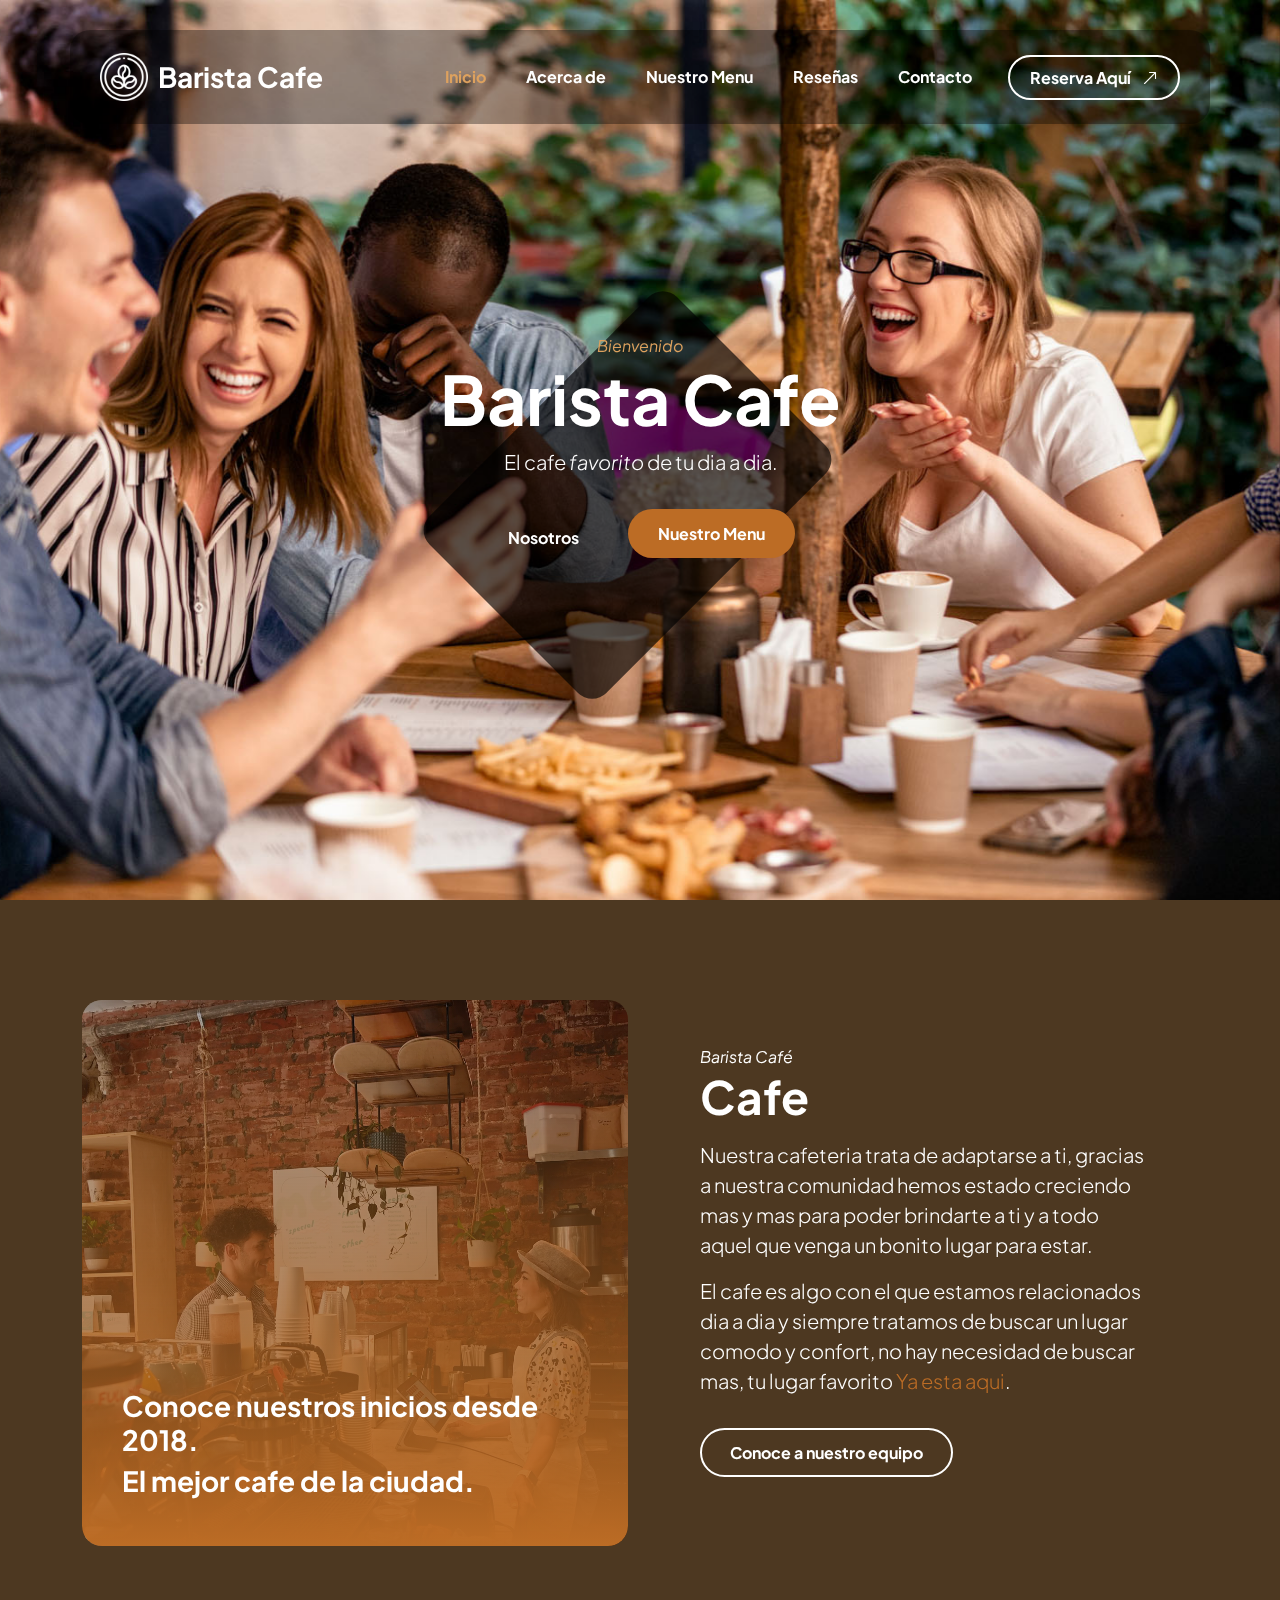
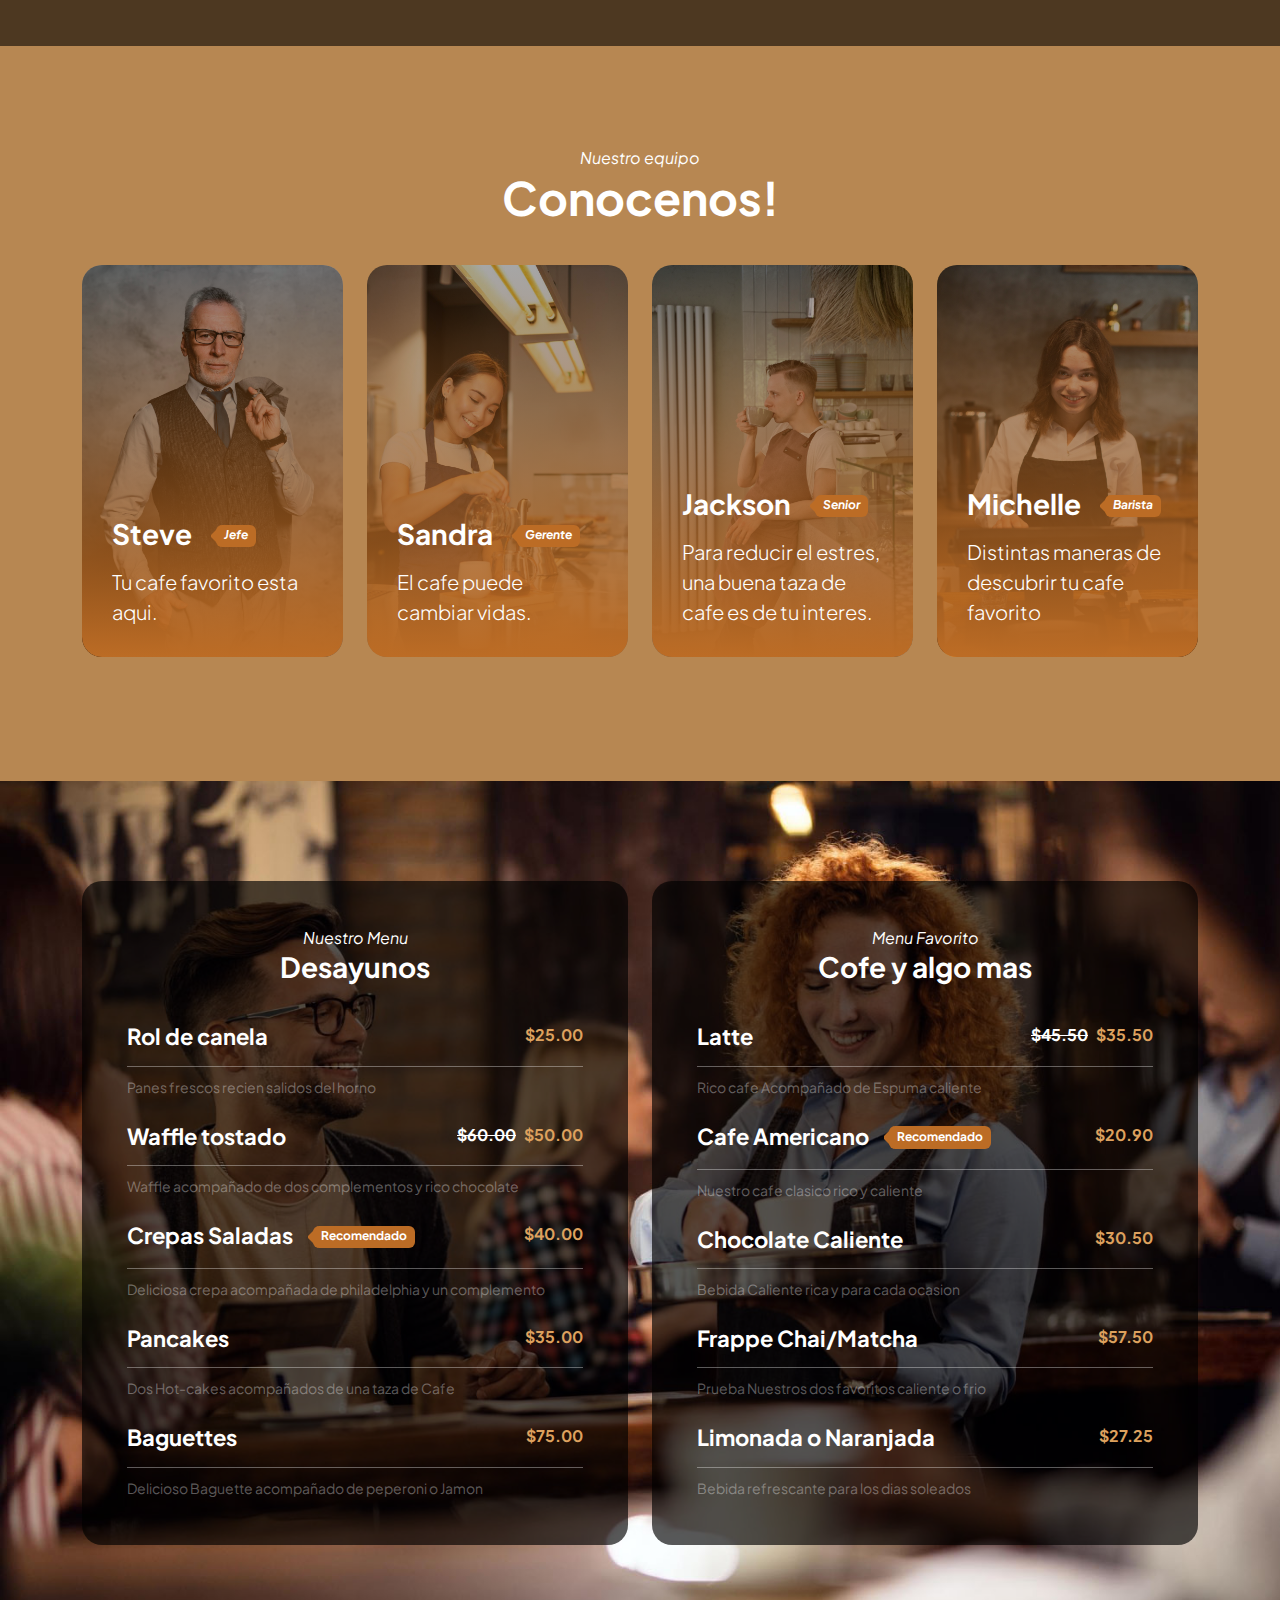
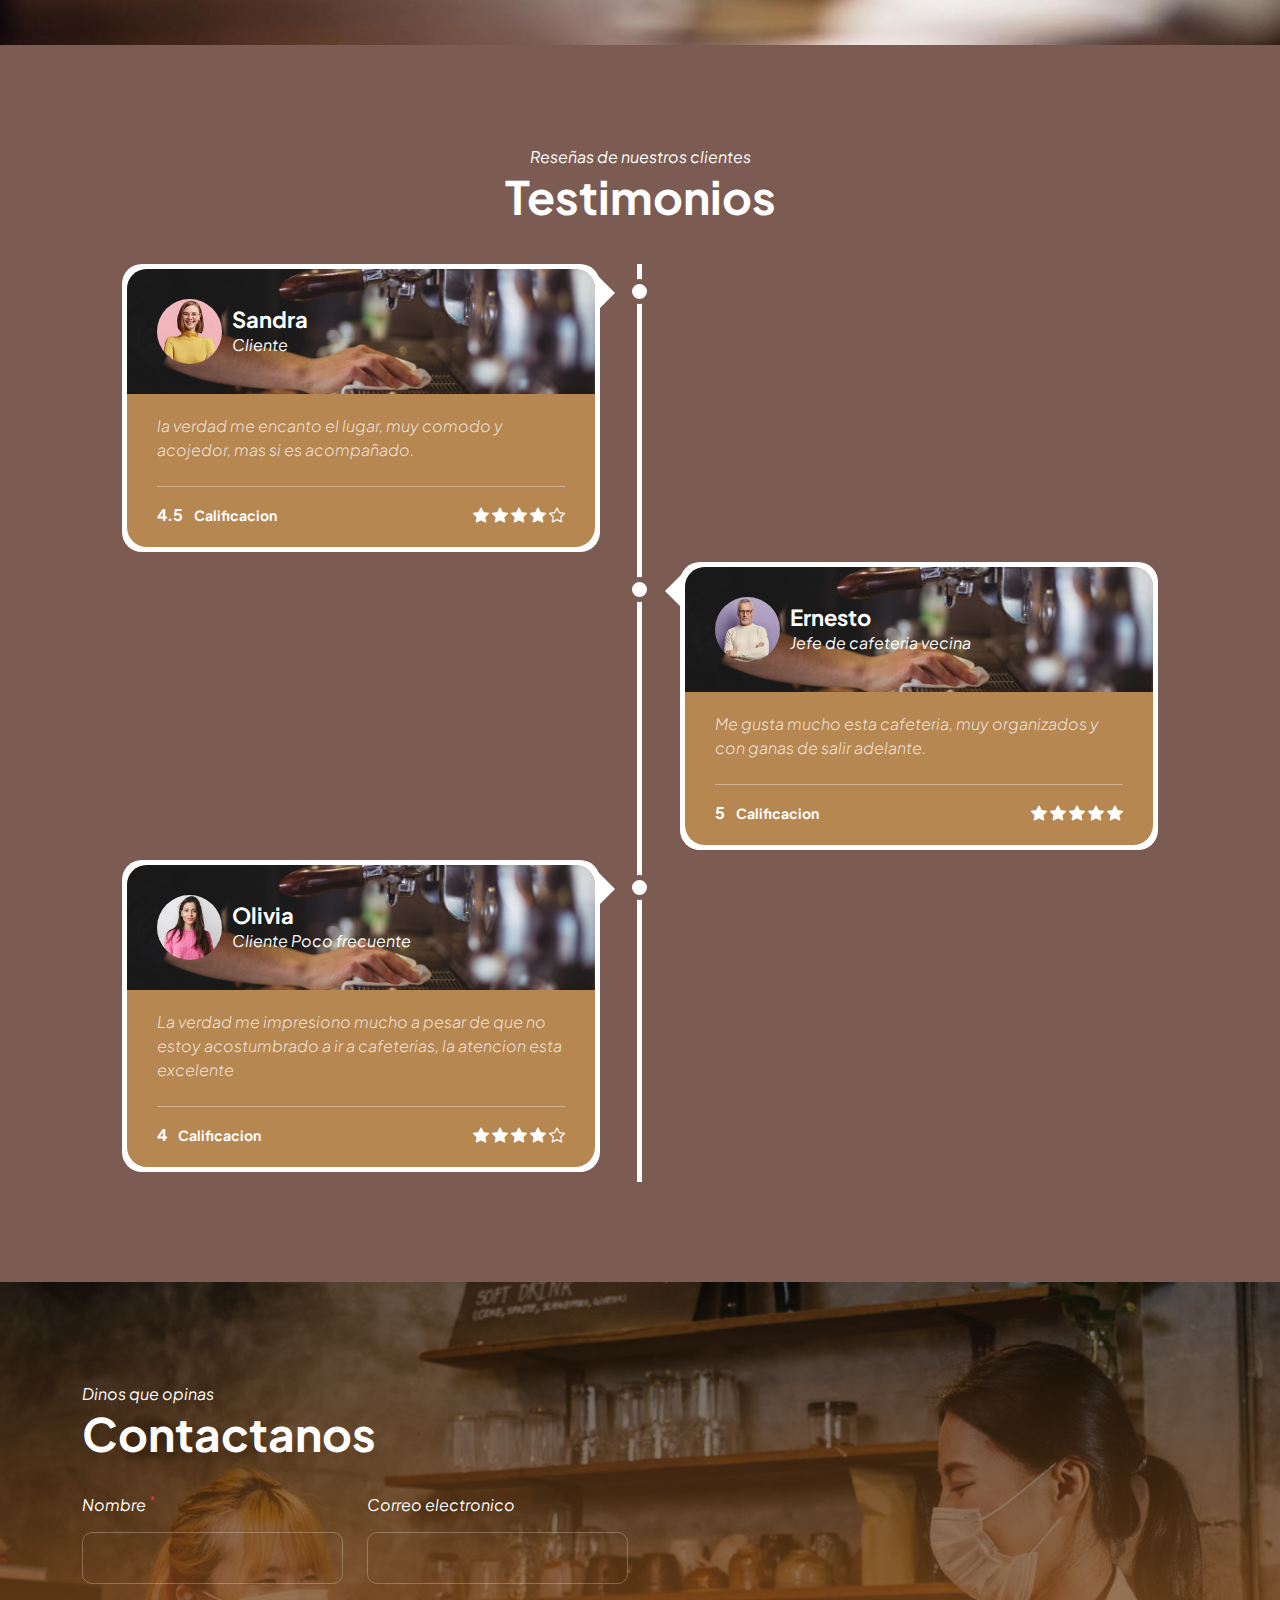
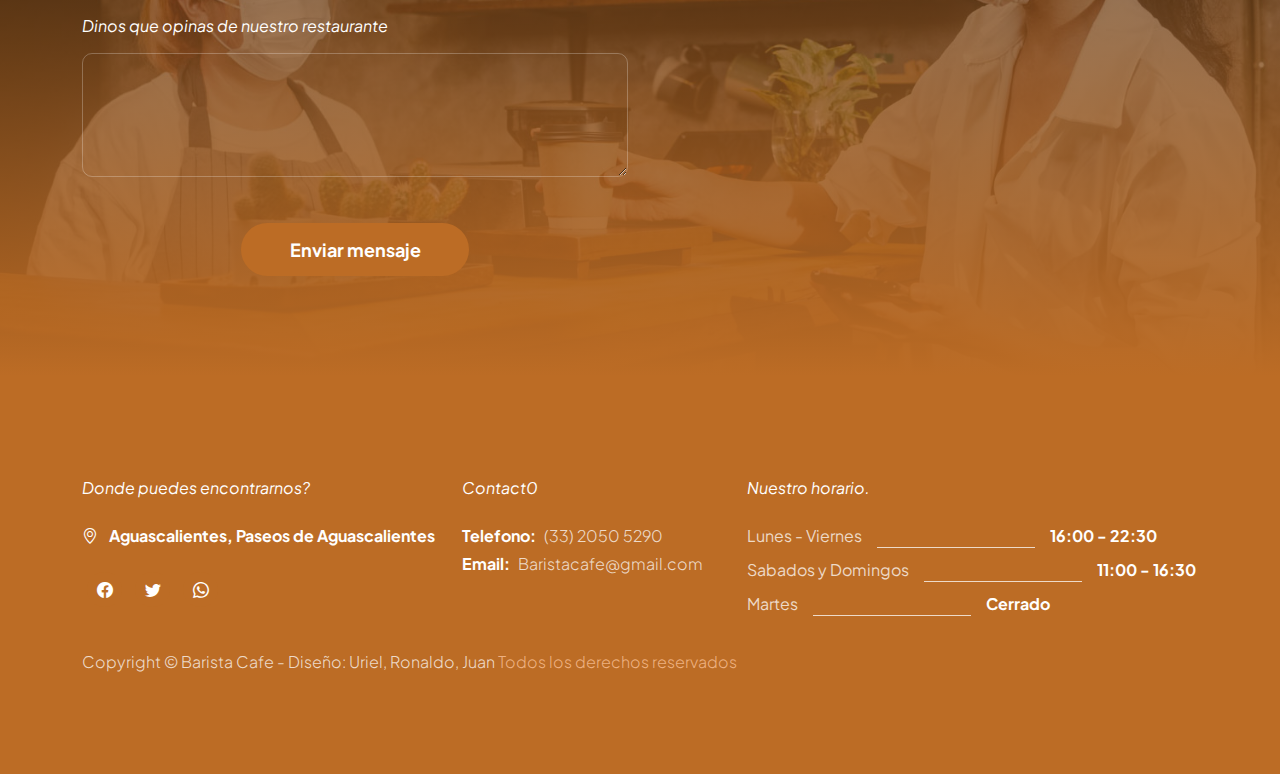
<file: index.html>
<!doctype html>
<html lang="en">
    <head>
        <meta charset="utf-8">
        <meta name="viewport" content="width=device-width, initial-scale=1">

        <meta name="description" content="">
        <meta name="author" content="">

        <title>Barista Cafe</title>

        <!-- CSS FILES -->                
        <link rel="preconnect" href="https://fonts.googleapis.com">    
        <link rel="preconnect" href="https://fonts.gstatic.com" crossorigin>
        <link href="https://fonts.googleapis.com/css2?family=Plus+Jakarta+Sans:ital,wght@0,200;0,400;0,600;0,700;1,200;1,700&display=swap" rel="stylesheet">
        <link href="css/bootstrap.min.css" rel="stylesheet">
        <link href="css/bootstrap-icons.css" rel="stylesheet">
        <link href="css/vegas.min.css" rel="stylesheet">
        <link href="css/tooplate-barista.css" rel="stylesheet">
    </head>
    
    <body>
                
            <main>
                <nav class="navbar navbar-expand-lg">                
                    <div class="container">
                        <a class="navbar-brand d-flex align-items-center" href="index.html">
                            <img src="images/coffee-beans.png" class="navbar-brand-image img-fluid" alt="Barista Cafe Template">
                            Barista Cafe
                        </a>
        
                        <button class="navbar-toggler" type="button" data-bs-toggle="collapse" data-bs-target="#navbarNav" aria-controls="navbarNav" aria-expanded="false" aria-label="Toggle navigation">
                            <span class="navbar-toggler-icon"></span>
                        </button>
        
                        <div class="collapse navbar-collapse" id="navbarNav">
                            <ul class="navbar-nav ms-lg-auto">
                                <li class="nav-item">
                                    <a class="nav-link click-scroll" href="#section_1">Inicio</a>
                                </li>
        
                                <li class="nav-item">
                                    <a class="nav-link click-scroll" href="#section_2">Acerca de</a>
                                </li>

                                <li class="nav-item">
                                    <a class="nav-link click-scroll" href="#section_3">Nuestro Menu</a>
                                </li>

                                <li class="nav-item">
                                    <a class="nav-link click-scroll" href="#section_4">Reseñas</a>
                                </li>

                                <li class="nav-item">
                                    <a class="nav-link click-scroll" href="#section_5">Contacto</a>
                                </li>
                            </ul>

                            <div class="ms-lg-3">
                                <a class="btn custom-btn custom-border-btn" href="reservation.html">
                                    Reserva Aquí
                                    <i class="bi-arrow-up-right ms-2"></i>
                                </a>
                            </div>
                        </div>
                    </div>
                </nav>


                <section class="hero-section d-flex justify-content-center align-items-center" id="section_1">

                    <div class="container">
                        <div class="row align-items-center">

                            <div class="col-lg-6 col-12 mx-auto">
                                <em class="small-text">Bienvenido</em>
                                
                                <h1>Barista Cafe</h1>

                                <p class="text-white mb-4 pb-lg-2">
                                    El cafe <em>favorito</em> de tu dia a dia.
                                </p>

                                <a class="btn custom-btn custom-border-btn smoothscroll me-3" href="#section_2">
                                    Nosotros
                                </a>

                                <a class="btn custom-btn smoothscroll me-2 mb-2" href="#section_3"><strong>Nuestro Menu</strong></a>
                            </div>

                        </div>
                    </div>

                    <div class="hero-slides"></div>
                </section>


                <section class="about-section section-padding" id="section_2">
                    <div class="section-overlay"></div>
                    <div class="container">
                        <div class="row align-items-center">

                            <div class="col-lg-6 col-12">
                                <div class="ratio ratio-1x1">
                                    <video autoplay="" loop="" muted="" class="custom-video" poster="">
                                        <source src="videos/pexels-mike-jones-9046237.mp4" type="video/mp4">

                                        Tu navegador no soporta este video
                                    </video>

                                    <div class="about-video-info d-flex flex-column">
                                        <h4 class="mt-auto">Conoce nuestros inicios desde 2018.</h4>

                                        <h4>El mejor cafe de la ciudad.</h4>
                                    </div>
                                </div>
                            </div>

                            <div class="col-lg-5 col-12 mt-4 mt-lg-0 mx-auto">
                                <em class="text-white">Barista Café</em>

                                <h2 class="text-white mb-3">Cafe </h2>

                                <p class="text-white">Nuestra cafeteria trata de adaptarse a ti, gracias a nuestra comunidad hemos estado creciendo mas y mas para poder brindarte a ti y a todo aquel que venga un bonito lugar para estar.</p>

                                <p class="text-white">El cafe es algo con el que estamos relacionados dia a dia y siempre tratamos de buscar un lugar comodo y confort, no hay necesidad de buscar mas, tu lugar favorito <a rel="nofollow" href="#" target="_blank">Ya esta aqui</a>.</p>

                                <a href="#barista-team" class="smoothscroll btn custom-btn custom-border-btn mt-3 mb-4">Conoce a nuestro equipo</a>
                            </div>

                        </div>
                    </div>
                </section>


                <section class="barista-section section-padding section-bg" id="barista-team">
                    <div class="container">
                        <div class="row justify-content-center">

                            <div class="col-lg-12 col-12 text-center mb-4 pb-lg-2">
                                <em class="text-white">Nuestro equipo</em>

                                <h2 class="text-white">Conocenos!</h2>
                            </div>

                            <div class="col-lg-3 col-md-6 col-12 mb-4">
                                <div class="team-block-wrap">
                                    <div class="team-block-info d-flex flex-column">
                                        <div class="d-flex mt-auto mb-3">
                                            <h4 class="text-white mb-0">Steve</h4>

                                            <p class="badge ms-4"><em>Jefe</em></p>
                                        </div>

                                        <p class="text-white mb-0">Tu cafe favorito esta aqui.</p>
                                    </div>

                                    <div class="team-block-image-wrap">
                                        <img src="images/team/portrait-elegant-old-man-wearing-suit.jpg" class="team-block-image img-fluid" alt="">
                                    </div>
                                </div>
                            </div>

                            <div class="col-lg-3 col-md-6 col-12 mb-4">
                                <div class="team-block-wrap">
                                    <div class="team-block-info d-flex flex-column">
                                        <div class="d-flex mt-auto mb-3">
                                            <h4 class="text-white mb-0">Sandra</h4>

                                            <p class="badge ms-4"><em>Gerente</em></p>
                                        </div>

                                        <p class="text-white mb-0">El cafe puede cambiar vidas.</p>
                                    </div>

                                    <div class="team-block-image-wrap">
                                        <img src="images/team/cute-korean-barista-girl-pouring-coffee-prepare-filter-batch-brew-pour-working-cafe.jpg" class="team-block-image img-fluid" alt="">
                                    </div>
                                </div>
                            </div>

                            <div class="col-lg-3 col-md-6 col-12 mb-4">
                                <div class="team-block-wrap">
                                    <div class="team-block-info d-flex flex-column">
                                        <div class="d-flex mt-auto mb-3">
                                            <h4 class="text-white mb-0">Jackson</h4>

                                            <p class="badge ms-4"><em>Senior</em></p>
                                        </div>

                                        <p class="text-white mb-0">Para reducir el estres, una buena taza de cafe es de tu interes.</p>
                                    </div>

                                    <div class="team-block-image-wrap">
                                        <img src="images/team/small-business-owner-drinking-coffee.jpg" class="team-block-image img-fluid" alt="">
                                    </div>
                                </div>
                            </div>

                            <div class="col-lg-3 col-md-6 col-12">
                                <div class="team-block-wrap">
                                    <div class="team-block-info d-flex flex-column">
                                        <div class="d-flex mt-auto mb-3">
                                            <h4 class="text-white mb-0">Michelle</h4>

                                            <p class="badge ms-4"><em>Barista</em></p>
                                        </div>

                                        <p class="text-white mb-0">Distintas maneras de descubrir tu cafe favorito</p>
                                    </div>

                                    <div class="team-block-image-wrap">
                                        <img src="images/team/smiley-business-woman-working-cashier.jpg" class="team-block-image img-fluid" alt="">
                                    </div>
                                </div>
                            </div>

                        </div>
                    </div>
                </section>


                <section class="menu-section section-padding" id="section_3">
                    <div class="container">
                        <div class="row">

                            <div class="col-lg-6 col-12 mb-4 mb-lg-0">
                                <div class="menu-block-wrap">
                                    <div class="text-center mb-4 pb-lg-2">
                                        <em class="text-white">Nuestro Menu</em>
                                        <h4 class="text-white">Desayunos</h4>
                                    </div>

                                    <div class="menu-block">
                                        <div class="d-flex">
                                            <h6>Rol de canela</h6>
                                        
                                            <span class="underline"></span>

                                            <strong class="ms-auto">$25.00</strong>
                                        </div>

                                        <div class="border-top mt-2 pt-2">
                                            <small>Panes frescos recien salidos del horno</small>
                                        </div>
                                    </div>

                                    <div class="menu-block my-4">
                                        <div class="d-flex">
                                            <h6>
                                                Waffle tostado
                                            </h6>
                                        
                                            <span class="underline"></span>

                                            <strong class="text-white ms-auto"><del>$60.00</del></strong>

                                            <strong class="ms-2">$50.00</strong>
                                        </div>

                                        <div class="border-top mt-2 pt-2">
                                            <small>Waffle acompañado de dos complementos y rico chocolate</small>
                                        </div>
                                    </div>

                                    <div class="menu-block">
                                        <div class="d-flex">
                                            <h6>Crepas Saladas
                                                <span class="badge ms-3">Recomendado</span>
                                            </h6>
                                        
                                            <span class="underline"></span>

                                            <strong class="ms-auto">$40.00</strong>
                                        </div>

                                        <div class="border-top mt-2 pt-2">
                                            <small>Deliciosa crepa acompañada de philadelphia y un complemento</small>
                                        </div>
                                    </div>

                                    <div class="menu-block my-4">
                                        <div class="d-flex">
                                            <h6>Pancakes</h6>
                                        
                                            <span class="underline"></span>

                                            <strong class="ms-auto">$35.00</strong>
                                        </div>

                                        <div class="border-top mt-2 pt-2">
                                            <small>Dos Hot-cakes acompañados de una taza de Cafe</small>
                                        </div>
                                    </div>

                                    <div class="menu-block">
                                        <div class="d-flex">
                                            <h6>Baguettes</h6>
                                        
                                            <span class="underline"></span>

                                            <strong class="ms-auto">$75.00</strong>
                                        </div>

                                        <div class="border-top mt-2 pt-2">
                                            <small>Delicioso Baguette acompañado de peperoni o Jamon</small>
                                        </div>
                                    </div>
                                </div>
                            </div>

                            <div class="col-lg-6 col-12">
                                <div class="menu-block-wrap">
                                    <div class="text-center mb-4 pb-lg-2">
                                        <em class="text-white">Menu Favorito</em>
                                        <h4 class="text-white">Cofe y algo mas</h4>
                                    </div>

                                    <div class="menu-block">
                                        <div class="d-flex">
                                            <h6>Latte</h6>
                                        
                                            <span class="underline"></span>

                                            <strong class="text-white ms-auto"><del>$45.50</del></strong>

                                            <strong class="ms-2">$35.50</strong>
                                        </div>

                                        <div class="border-top mt-2 pt-2">
                                            <small>Rico cafe Acompañado de Espuma caliente</small>
                                        </div>
                                    </div>

                                    <div class="menu-block my-4">
                                        <div class="d-flex">
                                            <h6>
                                                Cafe Americano
                                                <span class="badge ms-3">Recomendado</span>
                                            </h6>
                                        
                                            <span class="underline"></span>

                                            <strong class="ms-auto">$20.90</strong>
                                        </div>

                                        <div class="border-top mt-2 pt-2">
                                            <small>Nuestro cafe clasico rico y caliente</small>
                                        </div>
                                    </div>

                                    <div class="menu-block">
                                        <div class="d-flex">
                                            <h6>Chocolate Caliente</h6>
                                        
                                            <span class="underline"></span>

                                            <strong class="ms-auto">$30.50</strong>
                                        </div>

                                        <div class="border-top mt-2 pt-2">
                                            <small>Bebida Caliente rica y para cada ocasion</small>
                                        </div>
                                    </div>

                                    <div class="menu-block my-4">
                                        <div class="d-flex">
                                            <h6>Frappe Chai/Matcha</h6>
                                        
                                            <span class="underline"></span>

                                            <strong class="ms-auto">$57.50</strong>
                                        </div>

                                        <div class="border-top mt-2 pt-2">
                                            <small>Prueba Nuestros dos favoritos caliente o frio</small>
                                        </div>
                                    </div>

                                    <div class="menu-block">
                                        <div class="d-flex">
                                            <h6>Limonada o Naranjada</h6>
                                        
                                            <span class="underline"></span>

                                            <strong class="ms-auto">$27.25</strong>
                                        </div>

                                        <div class="border-top mt-2 pt-2">
                                            <small>Bebida refrescante para los dias soleados</small>
                                        </div>
                                    </div>
                                </div>
                            </div>

                        </div>
                    </div>
                </section>


                <section class="reviews-section section-padding section-bg" id="section_4">
                    <div class="container">
                        <div class="row justify-content-center">

                            <div class="col-lg-12 col-12 text-center mb-4 pb-lg-2">
                                <em class="text-white">Reseñas de nuestros clientes</em>

                                <h2 class="text-white">Testimonios</h2>
                            </div>

                            <div class="timeline">
                                <div class="timeline-container timeline-container-left">
                                    <div class="timeline-content">
                                        <div class="reviews-block">
                                            <div class="reviews-block-image-wrap d-flex align-items-center">
                                                <img src="images/reviews/young-woman-with-round-glasses-yellow-sweater.jpg" class="reviews-block-image img-fluid" alt="">

                                                <div class="">
                                                    <h6 class="text-white mb-0">Sandra</h6>
                                                    <em class="text-white"> Cliente</em>
                                                </div>
                                            </div>

                                            <div class="reviews-block-info">
                                                <p>la verdad me encanto el lugar, muy comodo y acojedor, mas si es acompañado.</p>

                                                <div class="d-flex border-top pt-3 mt-4">
                                                    <strong class="text-white">4.5 <small class="ms-2">Calificacion</small></strong>

                                                    <div class="reviews-group ms-auto">
                                                        <i class="bi-star-fill"></i>
                                                        <i class="bi-star-fill"></i>
                                                        <i class="bi-star-fill"></i>
                                                        <i class="bi-star-fill"></i>
                                                        <i class="bi-star"></i>
                                                    </div>
                                                </div>
                                            </div>
                                        </div>
                                    </div>
                                </div>

                                <div class="timeline-container timeline-container-right">
                                    <div class="timeline-content">
                                        <div class="reviews-block">
                                            <div class="reviews-block-image-wrap d-flex align-items-center">
                                                <img src="images/reviews/senior-man-white-sweater-eyeglasses.jpg" class="reviews-block-image img-fluid" alt="">

                                                <div class="">
                                                    <h6 class="text-white mb-0">Ernesto</h6>
                                                    <em class="text-white">Jefe de cafeteria vecina</em>
                                                </div>
                                            </div>

                                            <div class="reviews-block-info">
                                                <p>Me gusta mucho esta cafeteria, muy organizados y con ganas de salir adelante.</p>

                                                <div class="d-flex border-top pt-3 mt-4">
                                                    <strong class="text-white">5 <small class="ms-2">Calificacion</small></strong>

                                                    <div class="reviews-group ms-auto">
                                                        <i class="bi-star-fill"></i>
                                                        <i class="bi-star-fill"></i>
                                                        <i class="bi-star-fill"></i>
                                                        <i class="bi-star-fill"></i>
                                                        <i class="bi-star-fill"></i>
                                                    </div>
                                                </div>
                                            </div>
                                        </div>
                                    </div>
                                </div>

                                <div class="timeline-container timeline-container-left">
                                    <div class="timeline-content">
                                        <div class="reviews-block">
                                            <div class="reviews-block-image-wrap d-flex align-items-center">
                                                <img src="images/reviews/young-beautiful-woman-pink-warm-sweater-natural-look-smiling-portrait-isolated-long-hair.jpg" class="reviews-block-image img-fluid" alt="">

                                                <div class="">
                                                    <h6 class="text-white mb-0">Olivia</h6>
                                                    <em class="text-white"> Cliente Poco frecuente</em>
                                                </div>
                                            </div>

                                            <div class="reviews-block-info">
                                                <p>La verdad me impresiono mucho a pesar de que no estoy acostumbrado a ir a cafeterias, la atencion esta excelente</p>

                                                <div class="d-flex border-top pt-3 mt-4">
                                                    <strong class="text-white">4 <small class="ms-2">Calificacion</small></strong>

                                                    <div class="reviews-group ms-auto">
                                                        <i class="bi-star-fill"></i>
                                                        <i class="bi-star-fill"></i>
                                                        <i class="bi-star-fill"></i>
                                                        <i class="bi-star-fill"></i>
                                                        <i class="bi-star"></i>
                                                    </div>
                                                </div>
                                            </div>
                                        </div>
                                    </div>
                                </div>
                            </div>

                        </div>
                    </div>
                </section>


                <section class="contact-section section-padding" id="section_5">
                    <div class="container">
                        <div class="row">   

                            <div class="col-lg-12 col-12">
                                <em class="text-white">Dinos que opinas</em>
                                <h2 class="text-white mb-4 pb-lg-2">Contactanos</h2>
                            </div>

                            <div class="col-lg-6 col-12">
                                <form action="#" method="post" class="custom-form contact-form" role="form">

                                <div class="row">
                                    
                                    <div class="col-lg-6 col-12">
                                        <label for="name" class="form-label">Nombre <sup class="text-danger">*</sup></label>

                                        <input type="text" name="name" id="name" class="form-control" placeholder="" required="">
                                    </div>

                                    <div class="col-lg-6 col-12">
                                        <label for="email" class="form-label">Correo electronico</label>

                                        <input type="email" name="email" id="email" pattern="[^ @]*@[^ @]*" class="form-control" placeholder="" required="">
                                    </div>

                                    <div class="col-12">
                                        <label for="message" class="form-label">Dinos que opinas de nuestro restaurante</label>

                                        <textarea name="message" rows="4" class="form-control" id="message" placeholder="" required=""></textarea>
                                        
                                    </div>
                                </div>

                                <div class="col-lg-5 col-12 mx-auto mt-3">
                                    <button type="submit" class="form-control">Enviar mensaje</button>
                                </div>
                            </form>
                            </div>
                        </div>
                    </div>
                </section>


                <footer class="site-footer">
                    <div class="container">
                        <div class="row">

                            <div class="col-lg-4 col-12 me-auto">
                                <em class="text-white d-block mb-4">Donde puedes encontrarnos?</em>

                                <strong class="text-white">
                                    <i class="bi-geo-alt me-2"></i>
                                    Aguascalientes, Paseos de Aguascalientes
                                </strong>

                                <ul class="social-icon mt-4">
                                    <li class="social-icon-item">
                                        <a href="#" class="social-icon-link bi-facebook">
                                        </a>
                                    </li>
        
                                    <li class="social-icon-item">
                                        <a href="" target="_new" class="social-icon-link bi-twitter">
                                        </a>
                                    </li>

                                    <li class="social-icon-item">
                                        <a href="#" class="social-icon-link bi-whatsapp">
                                        </a>
                                    </li>
                                </ul>
                            </div>

                            <div class="col-lg-3 col-12 mt-4 mb-3 mt-lg-0 mb-lg-0">
                                <em class="text-white d-block mb-4">Contact0</em>

                                <p class="d-flex mb-1">
                                    <strong class="me-2">Telefono:</strong>
                                    <a href="tel: 305-240-9671" class="site-footer-link">
                                        (33) 
                                        2050 5290
                                    </a>
                                </p>

                                <p class="d-flex">
                                    <strong class="me-2">Email:</strong>

                                    <a href="mailto:info@yourgmail.com" class="site-footer-link">
                                        Baristacafe@gmail.com
                                    </a>
                                </p>
                            </div>


                            <div class="col-lg-5 col-12">
                                <em class="text-white d-block mb-4">Nuestro horario.</em>

                                <ul class="opening-hours-list">
                                    <li class="d-flex">
                                        Lunes - Viernes
                                        <span class="underline"></span>

                                        <strong>16:00 - 22:30</strong>
                                    </li>

                                    <li class="d-flex">
                                        Sabados y Domingos
                                        <span class="underline"></span>

                                        <strong>11:00 - 16:30</strong>
                                    </li>

                                    <li class="d-flex">
                                        Martes
                                        <span class="underline"></span>

                                        <strong>Cerrado</strong>
                                    </li>
                                </ul>
                            </div>

                            <div class="col-lg-8 col-12 mt-4">
                                <p class="copyright-text mb-0">Copyright © Barista Cafe
                                    - Diseño: Uriel, Ronaldo, Juan <a rel="sponsored" href="" target="_blank">Todos los derechos reservados</a></p>
                            </div>
                    </div>
                </footer>
            </main>

        <!-- JAVASCRIPT FILES -->
        <script src="js/jquery.min.js"></script>
        <script src="js/bootstrap.min.js"></script>
        <script src="js/jquery.sticky.js"></script>
        <script src="js/click-scroll.js"></script>
        <script src="js/vegas.min.js"></script>
        <script src="js/custom.js"></script>

    </body>
</html>
</file>
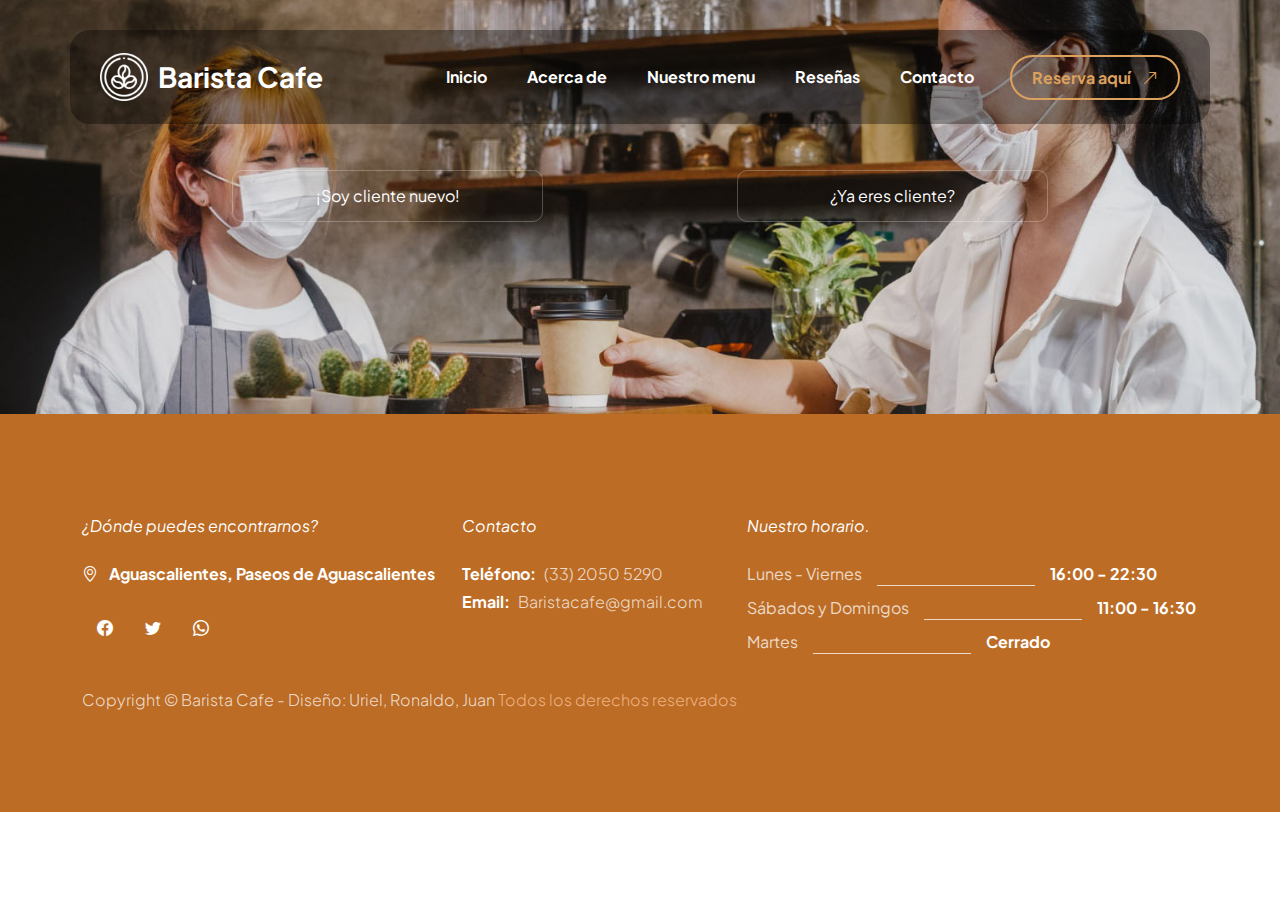
<file: reservation.html>
<!doctype html>
<html lang="en">

<head>
    <meta charset="utf-8">
    <meta name="viewport" content="width=device-width, initial-scale=1">

    <meta name="description" content="">
    <meta name="author" content="">

    <title>Reservacion</title>

    <!-- CSS FILES -->
    <link rel="preconnect" href="https://fonts.googleapis.com">
    <link rel="preconnect" href="https://fonts.gstatic.com" crossorigin>
    <link
        href="https://fonts.googleapis.com/css2?family=Plus+Jakarta+Sans:ital,wght@0,200;0,400;0,600;0,700;1,200;1,700&display=swap"
        rel="stylesheet">
    <link href="css/bootstrap.min.css" rel="stylesheet">
    <link href="css/bootstrap-icons.css" rel="stylesheet">
    <link href="css/vegas.min.css" rel="stylesheet">
    <link href="css/tooplate-barista.css" rel="stylesheet">
</head>

<body class="reservation-page">
    <main>
        <header>
            <nav class="navbar navbar-expand-lg">
                <div class="container">
                    <a class="navbar-brand d-flex align-items-center" href="index.html">
                        <img src="images/coffee-beans.png" class="navbar-brand-image img-fluid" alt="">
                        Barista Cafe
                    </a>
                    <button class="navbar-toggler" type="button" data-bs-toggle="collapse" data-bs-target="#navbarNav"
                        aria-controls="navbarNav" aria-expanded="false" aria-label="Toggle navigation">
                        <span class="navbar-toggler-icon"></span>
                    </button>
                    <div class="collapse navbar-collapse" id="navbarNav">
                        <ul class="navbar-nav ms-lg-auto">
                            <li class="nav-item">
                                <a class="nav-link" href="index.html#section_1">Inicio</a>
                            </li>
                            <li class="nav-item">
                                <a class="nav-link" href="index.html#section_2">Acerca de</a>
                            </li>
                            <li class="nav-item">
                                <a class="nav-link" href="index.html#section_3">Nuestro menu</a>
                            </li>
                            <li class="nav-item">
                                <a class="nav-link" href="index.html#section_4">Reseñas</a>
                            </li>
                            <li class="nav-item">
                                <a class="nav-link" href="index.html#section_5">Contacto</a>
                            </li>
                        </ul>
                        <div class="ms-lg-3">
                            <a class="btn custom-btn custom-border-btn" href="reservation.html">
                                Reserva aquí
                                <i class="bi-arrow-up-right ms-2"></i>
                            </a>
                        </div>
                    </div>
                </div>
            </nav>
        </header>


        <section class="booking-section section-padding">

            <div class="container" id="IsClient">
                <div class="row custom-form booking-form">
                    <div class="col-lg-4 col-md-10 col-8 mx-auto mt-2 btn">
                        <button id="buttonNotClient" type="button" class="form-control">¡Soy cliente nuevo!</button>
                    </div>
                    <div class="col-lg-4 col-md-10 col-8 mx-auto mt-2 btn">
                        <button id="buttonIsClient" type="button" class="form-control">¿Ya eres cliente?</button>
                    </div>
                </div>
            </div>

            <div class="container" id="formNewClient">
                <div class="row">
                    <div class="col-lg-10 col-12 mx-auto">
                        <div class="booking-form-wrap">
                            <div class="row">
                                <div class="col-lg-7 col-12 p-0">
                                    <form class="custom-form booking-form" action="#" method="post" role="form">
                                        <div class="text-center mb-4 pb-lg-2">
                                            <em class="text-white">Reservación para clientes nuevos</em>
                                            <h2 class="text-white">Haz tu reservación</h2>
                                        </div>
                                        <div class="booking-form-body">
                                            <div class="row">
                                                <div class="col-lg-6 col-12">
                                                    <input type="text" name="booking-form-name" id="booking-form-name"
                                                        class="form-control" placeholder="Nombre completo..." required>
                                                </div>
                                                <div class="col-lg-6 col-12">
                                                    <input type="tel" class="form-control" name="booking-form-phone"
                                                        placeholder="Teléfono: (10 dígitos)"
                                                        pattern="[0-9]{3}-[0-9]{3}-[0-9]{4}" required="">
                                                </div>
                                                <div class="col-lg-6 col-12">
                                                    <input class="form-control" type="time" name="booking-form-time"
                                                        value="18:30">
                                                </div>
                                                <div class="col-lg-6 col-12">
                                                    <input type="date" name="booking-form-date" id="booking-form-date"
                                                        class="form-control" placeholder="Fecha" required="">
                                                </div>
                                                <div class="col-lg-12 col-12">
                                                    <input type="number" name="booking-form-number"
                                                        id="booking-form-number" class="form-control"
                                                        placeholder="Número de personas" required="">
                                                    <textarea name="booking-form-message" rows="3" class="form-control"
                                                        id="booking-form-message"
                                                        placeholder="Comentarios (Opcional)"></textarea>
                                                </div>
                                                <div class="col-lg-4 col-md-10 col-8 mx-auto mt-2">
                                                    <button type="button" class="form-control">Continuar</button>
                                                </div>
                                            </div>
                                        </div>
                                    </form>
                                </div>
                                <div class="col-lg-5 col-12 p-0">
                                    <div class="booking-form-image-wrap">
                                        <img src="images/barman-with-fruits.jpg" class="booking-form-image img-fluid"
                                            alt="">
                                    </div>
                                </div>
                            </div>
                        </div>
                    </div>
                </div>
            </div>


            <div class="container" id="existing-client-form">
                <div class="row">
                    <div class="col-lg-10 col-12 mx-auto">
                        <div class="booking-form-wrap">
                            <div class="row">
                                <div class="col-lg-7 col-12 p-0">
                                    <form class="custom-form booking-form" action="existing_client_reservation.html"
                                        method="post" role="form">
                                        <div class="text-center mb-4 pb-lg-2">
                                            <em class="text-white">Reservación para clientes existentes</em>
                                            <h2 class="text-white">Haz tu reservación</h2>
                                        </div>
                                        <div class="booking-form-body">
                                            <!-- Formulario para clientes existentes -->
                                        </div>
                                    </form>
                                </div>
                                <div class="col-lg-5 col-12 p-0">
                                    <div class="booking-form-image-wrap">
                                        <img src="images/barman-with-fruits.jpg" class="booking-form-image img-fluid"
                                            alt="">
                                    </div>
                                </div>
                            </div>
                        </div>
                    </div>
                </div>
            </div>

        </section>

        <footer class="site-footer">
            <div class="container">
                <div class="row">
                    <div class="col-lg-4 col-12 me-auto">
                        <em class="text-white d-block mb-4">¿Dónde puedes encontrarnos?</em>
                        <strong class="text-white">
                            <i class="bi-geo-alt me-2"></i>
                            Aguascalientes, Paseos de Aguascalientes
                        </strong>
                        <ul class="social-icon mt-4">
                            <li class="social-icon-item">
                                <a href="#" class="social-icon-link bi-facebook">
                                </a>
                            </li>
                            <li class="social-icon-item">
                                <a href="" target="_new" class="social-icon-link bi-twitter">
                                </a>
                            </li>
                            <li class="social-icon-item">
                                <a href="#" class="social-icon-link bi-whatsapp">
                                </a>
                            </li>
                        </ul>
                    </div>
                    <div class="col-lg-3 col-12 mt-4 mb-3 mt-lg-0 mb-lg-0">
                        <em class="text-white d-block mb-4">Contacto</em>
                        <p class="d-flex mb-1">
                            <strong class="me-2">Teléfono:</strong>
                            <a href="tel:305-240-9671" class="site-footer-link">
                                (33) 2050 5290
                            </a>
                        </p>
                        <p class="d-flex">
                            <strong class="me-2">Email:</strong>
                            <a href="mailto:info@yourgmail.com" class="site-footer-link">
                                Baristacafe@gmail.com
                            </a>
                        </p>
                    </div>
                    <div class="col-lg-5 col-12">
                        <em class="text-white d-block mb-4">Nuestro horario.</em>
                        <ul class="opening-hours-list">
                            <li class="d-flex">
                                Lunes - Viernes
                                <span class="underline"></span>
                                <strong>16:00 - 22:30</strong>
                            </li>
                            <li class="d-flex">
                                Sábados y Domingos
                                <span class="underline"></span>
                                <strong>11:00 - 16:30</strong>
                            </li>
                            <li class="d-flex">
                                Martes
                                <span class="underline"></span>
                                <strong>Cerrado</strong>
                            </li>
                        </ul>
                    </div>
                    <div class="col-lg-8 col-12 mt-4">
                        <p class="copyright-text mb-0">
                            Copyright © Barista Cafe - Diseño: Uriel, Ronaldo, Juan
                            <a rel="sponsored" href="" target="_blank">Todos los derechos reservados</a>
                        </p>
                    </div>
                </div>
            </div>
        </footer>

        <script src="js/jquery.min.js"></script>
        <script src="js/bootstrap.min.js"></script>
        <script src="js/jquery.sticky.js"></script>
        <script src="js/vegas.min.js"></script>
        <script src="js/custom.js"></script>
        <script>
            $(document).ready(function () {
                $("#formNewClient").hide();
                $("#existing-client-form").hide();
            });

            $("#buttonNotClient").click(function () {
                $("#formNewClient").show();
                $("#IsClient").hide();
            });

            $("#buttonIsClient").click(function () {
                $("#existing-client-form").show();
                $("#IsClient").hide();
            });

        </script>
</body>

</html>
</file>
<file: css/tooplate-barista.css>
:root {
  --white-color: #ffffff;
  --primary-color: #BC6C25;
  --secondary-color: #DDA15E;
  --section-bg-color: #b78752;
  --custom-btn-bg-color: #BC6C25;
  --custom-btn-bg-hover-color: #DDA15E;
  --dark-color: #000000;
  --p-color: #717275;
  --border-color: #7fffd4;
  --link-hover-color: #E76F51;

  --body-font-family: 'Plus Jakarta Sans', sans-serif;

  --h1-font-size: 68px;
  --h2-font-size: 46px;
  --h3-font-size: 32px;
  --h4-font-size: 28px;
  --h5-font-size: 24px;
  --h6-font-size: 22px;
  --p-font-size: 20px;
  --btn-font-size: 16px;
  --form-btn-font-size: 18px;
  --menu-font-size: 16px;

  --border-radius-large: 100px;
  --border-radius-medium: 20px;
  --border-radius-small: 10px;

  --font-weight-thin: 200;
  --font-weight-light: 300;
  --font-weight-normal: 400;
  --font-weight-bold: 700;
}

body {
  background-color: var(--white-color);
  font-family: var(--body-font-family);
}

h2,
h3,
h4,
h5,
h6 {
  color: var(--dark-color);
}

h1,
h2,
h3,
h4,
h5,
h6 {
  font-weight: var(--font-weight-bold);
}

h1 {
  font-size: var(--h1-font-size);
}

h2 {
  font-size: var(--h2-font-size);
}

h3 {
  font-size: var(--h3-font-size);
}

h4 {
  font-size: var(--h4-font-size);
}

h5 {
  font-size: var(--h5-font-size);
}

h6 {
  font-size: var(--h6-font-size);
}

p {
  color: var(--p-color);
  font-size: var(--p-font-size);
  font-weight: var(--font-weight-light);
}

ul li {
  color: var(--p-color);
  font-size: var(--p-font-size);
  font-weight: var(--font-weight-light);
}

a,
button {
  touch-action: manipulation;
  transition: all 0.3s;
}

a {
  display: inline-block;
  color: var(--primary-color);
  text-decoration: none;
}

a:hover {
  color: var(--link-hover-color);
}

b,
strong {
  font-weight: var(--font-weight-bold);
}

.section-padding {
  padding-top: 100px;
  padding-bottom: 100px;
}

.section-bg {
  background-color: var(--section-bg-color);
}

.section-overlay {
  background-color: var(--dark-color);
  position: absolute;
  z-index: 9;
  top: 0;
  left: 0;
  pointer-events: none;
  width: 100%;
  height: 100%;
  opacity: 0.65;
}

.section-overlay+.container {
  position: relative;
  z-index: 22;
}

.back-top-icon {
  font-size: var(--h2-font-size);
}


/*---------------------------------------
  TIMELINE               
-----------------------------------------*/
.timeline {
  position: relative;
  max-width: 1200px;
  margin: 0 auto;
}

.timeline::after {
  content: '';
  position: absolute;
  width: 5px;
  background-color: var(--white-color);
  top: 0;
  bottom: 0;
  left: 50%;
  margin-left: -3px;
}

.timeline-container {
  padding: 10px 40px;
  padding-top: 0;
  position: relative;
  background-color: inherit;
  width: 50%;
}

.timeline-container::after {
  content: '';
  position: absolute;
  width: 25px;
  height: 25px;
  right: -12px;
  background-color: var(--white-color);
  border: 5px solid #7c5c52;
  top: 15px;
  border-radius: 50%;
  z-index: 1;
}

.timeline-container-left {
  left: 0;
}

.timeline-container-right {
  left: 50%;
}

.timeline-container-left::before {
  content: " ";
  height: 0;
  position: absolute;
  top: 9px;
  width: 0;
  z-index: 1;
  right: 25px;
  border: medium solid white;
  border-width: 20px 0 20px 20px;
  border-color: transparent transparent transparent white;
}

.timeline-container-right::before {
  content: " ";
  height: 0;
  position: absolute;
  top: 9px;
  width: 0;
  z-index: 1;
  left: 25px;
  border: medium solid white;
  border-width: 20px 20px 20px 0;
  border-color: transparent white transparent transparent;
}

.timeline-container-right::after {
  left: -13px;
}

.timeline-content {
  padding: 5px;
  background-color: var(--white-color);
  position: relative;
  border-radius: var(--border-radius-medium);
}

@media screen and (max-width: 991px) {
  .timeline::after {
    left: 31px;
  }

  .timeline-container {
    width: 100%;
    padding-left: 70px;
    padding-right: 25px;
  }

  .timeline-container::before {
    left: 58px;
    border: medium solid white;
    border-width: 20px 20px 20px 0;
    border-color: transparent white transparent transparent;
  }

  .timeline-container-left::after,
  .timeline-container-right::after {
    left: 6px;
  }

  .timeline-container-right {
    left: 0%;
  }
}


/*---------------------------------------
  CUSTOM BUTTON               
-----------------------------------------*/
.custom-btn {
  background: var(--custom-btn-bg-color);
  border: 2px solid transparent;
  border-radius: var(--border-radius-large);
  color: var(--white-color);
  font-size: var(--btn-font-size);
  font-weight: var(--font-weight-bold);
  line-height: normal;
  transition: all 0.3s;
  padding: 12px 28px;
}

.custom-btn:hover {
  background: var(--custom-btn-bg-hover-color);
  color: var(--white-color);
}

.custom-border-btn {
  background: transparent;
  border: 2px solid var(--white-color);
  color: var(--white-color);
}

.custom-border-btn:hover {
  background: var(--white-color);
  color: var(--secondary-color);
}

.custom-btn-bg-white {
  border-color: var(--white-color);
  color: var(--white-color);
}

.custom-btn-italic {
  font-style: italic;
}


/*---------------------------------------
  NAVIGATION BAR & OFFCANVAS              
-----------------------------------------*/
.sticky-wrapper {
  position: absolute;
  z-index: 999999;
  top: 0;
  right: 0;
  left: 0;
}

.sticky-wrapper.is-sticky .container {
  background: rgba(0, 0, 0, 0.65);
  border-radius: var(--border-radius-medium);
  padding: 15px 30px;
}

.navbar {
  background: transparent;
  z-index: 999999;
  padding-top: 30px;
  padding-bottom: 30px;
}

.navbar .container {
  background: rgba(0, 0, 0, 0.35);
  border-radius: var(--border-radius-medium);
  padding: 15px 30px;
}

.navbar-brand,
.navbar-brand:hover {
  font-size: var(--h4-font-size);
  font-weight: var(--font-weight-bold);
  display: block;
  color: var(--white-color);
}

.navbar .navbar-brand-image {
  filter: brightness(0) invert(1);
}

.navbar-brand-image {
  width: 48px;
  height: auto;
  margin-right: 10px;
}

.navbar .custom-btn {
  padding: 10px 20px;
}

.navbar-expand-lg .navbar-nav .nav-link {
  border-radius: var(--border-radius-large);
  margin: 10px;
  padding: 10px;
}

.navbar-nav .nav-link {
  display: inline-block;
  color: var(--white-color);
  font-size: var(--menu-font-size);
  font-weight: var(--font-weight-bold);
  padding-top: 15px;
  padding-bottom: 15px;
}

.navbar-nav .nav-link.active,
.navbar-nav .nav-link:hover {
  color: var(--secondary-color);
}

.navbar .dropdown-menu {
  background: var(--white-color);
  box-shadow: 0 1rem 3rem rgba(0, 0, 0, .175);
  border: 0;
  display: inherit;
  opacity: 0;
  min-width: 9rem;
  margin-top: 20px;
  padding: 13px 0 10px 0;
  transition: all 0.3s;
  pointer-events: none;
}

.navbar .dropdown-menu::before {
  content: "";
  width: 0;
  height: 0;
  border-left: 20px solid transparent;
  border-right: 20px solid transparent;
  border-bottom: 15px solid var(--white-color);
  position: absolute;
  top: -10px;
  left: 10px;
}

.navbar .dropdown-item {
  display: inline-block;
  color: var(--p-color);
  font-size: var(--menu-font-size);
  font-weight: var(--font-weight-medium);
  position: relative;
}

.navbar .dropdown-item.active,
.navbar .dropdown-item:active,
.navbar .dropdown-item:focus,
.navbar .dropdown-item:hover {
  background: transparent;
  color: var(--link-hover-color);
}

.navbar .dropdown-toggle::after {
  content: "\f282";
  display: inline-block;
  font-family: bootstrap-icons !important;
  font-size: var(--menu-font-size);
  font-style: normal;
  font-weight: normal !important;
  font-variant: normal;
  text-transform: none;
  line-height: 1;
  vertical-align: -.125em;
  -webkit-font-smoothing: antialiased;
  -moz-osx-font-smoothing: grayscale;
  position: relative;
  left: 2px;
  border: 0;
}

@media screen and (min-width: 992px) {
  .navbar .dropdown:hover .dropdown-menu {
    opacity: 1;
    margin-top: 0;
    pointer-events: auto;
  }
}

.navbar-toggler {
  border: 0;
  padding: 0;
  cursor: pointer;
  margin: 0;
  width: 30px;
  height: 35px;
  outline: none;
}

.navbar-toggler:focus {
  outline: none;
  box-shadow: none;
}

.navbar-toggler[aria-expanded="true"] .navbar-toggler-icon {
  background: transparent;
}

.navbar-toggler[aria-expanded="true"] .navbar-toggler-icon:before,
.navbar-toggler[aria-expanded="true"] .navbar-toggler-icon:after {
  transition: top 300ms 50ms ease, -webkit-transform 300ms 350ms ease;
  transition: top 300ms 50ms ease, transform 300ms 350ms ease;
  transition: top 300ms 50ms ease, transform 300ms 350ms ease, -webkit-transform 300ms 350ms ease;
  top: 0;
}

.navbar-toggler[aria-expanded="true"] .navbar-toggler-icon:before {
  transform: rotate(45deg);
}

.navbar-toggler[aria-expanded="true"] .navbar-toggler-icon:after {
  transform: rotate(-45deg);
}

.navbar-toggler .navbar-toggler-icon {
  background: var(--white-color);
  transition: background 10ms 300ms ease;
  display: block;
  width: 30px;
  height: 2px;
  position: relative;
}

.navbar-toggler .navbar-toggler-icon:before,
.navbar-toggler .navbar-toggler-icon:after {
  transition: top 300ms 350ms ease, -webkit-transform 300ms 50ms ease;
  transition: top 300ms 350ms ease, transform 300ms 50ms ease;
  transition: top 300ms 350ms ease, transform 300ms 50ms ease, -webkit-transform 300ms 50ms ease;
  position: absolute;
  right: 0;
  left: 0;
  background: var(--white-color);
  width: 30px;
  height: 2px;
  content: '';
}

.navbar-toggler .navbar-toggler-icon::before {
  top: -8px;
}

.navbar-toggler .navbar-toggler-icon::after {
  top: 8px;
}


/*---------------------------------------
  HERO        
-----------------------------------------*/
.hero-section {
  background-color: var(--dark-color);
  position: relative;
  overflow: hidden;
  min-height: 620px;
  text-align: center;
}

.hero-section::after {
  background-color: rgba(0, 0, 0, 0.65);
  border-radius: var(--border-radius-medium);
  content: "";
  position: absolute;
  top: 55%;
  left: 50%;
  transform: translate(-55%, -50%) rotate(45deg);
  width: 250px;
  height: 350px;
  pointer-events: none;
}

@media screen and (min-width: 991px) {
  .hero-section {
    height: 100vh;
  }
}

.hero-section h1 {
  color: var(--white-color);
}

.small-text {
  color: var(--secondary-color);
}

.hero-section .custom-border-btn {
  border-color: transparent;
}

.hero-section .container {
  position: relative;
  z-index: 9;
}

.hero-slides {
  width: 100%;
  height: 100%;
  position: absolute !important;
}

.opening-hours-list {
  margin: 0;
  padding: 0;
}

.opening-hours-list li {
  color: rgba(255, 255, 255, 0.75);
  font-size: var(--btn-font-size);
  font-weight: var(--font-weight-normal);
  margin-bottom: 10px;
}

.opening-hours-list li .underline {
  background-color: rgba(255, 255, 255, 0.75);
  width: 35%;
  height: 1px;
  margin: auto 15px 0 15px;
}


/*---------------------------------------
  ABOUT              
-----------------------------------------*/
.about-section {
  background-color: var(--secondary-color);
  position: relative;
}

.about-section .ratio {
  border-radius: var(--border-radius-medium);
}

.custom-video {
  border-radius: var(--border-radius-medium);
  width: 100%;
  height: 100%;
  object-fit: cover;
}

.about-image-wrap {
  border-radius: var(--border-radius-medium);
  position: relative;
  overflow: hidden;
}

.about-video-info {
  background-image: linear-gradient(to bottom, rgba(0, 0, 0, 0.35), rgba(188, 108, 37, 1));
  border-radius: var(--border-radius-medium);
  bottom: 0;
  height: auto;
  padding: 40px;
}

.about-video-info h4 {
  color: var(--white-color);
}

.about-section h6 {
  color: var(--secondary-color);
}

.team-block-wrap {
  background-color: var(--secondary-color);
  border-radius: var(--border-radius-medium);
  position: relative;
  overflow: hidden;
  max-height: 450px;
  cursor: pointer;
}

.team-block-wrap:hover .team-block-image {
  transform: scale(1.2);
}

.team-block-image-wrap {
  width: 100%;
}

.team-block-image {
  display: block;
  object-fit: cover;
  width: 100%;
  height: 100%;
  transition: all 0.3s;
}

.team-block-info {
  background-image: linear-gradient(to bottom, rgba(0, 0, 0, 0.35), rgba(188, 108, 37, 1));
  position: absolute;
  z-index: 2;
  top: 0;
  right: 0;
  bottom: 0;
  left: 0;
  padding: 30px;
}

.team-block-info .badge {
  margin: auto;
  top: 2px;
  bottom: 0;
}


/*---------------------------------------
  OUR MENU              
-----------------------------------------*/
.menu-section {
  background-image: url('../images/happy-waitress-giving-coffee-customers-while-serving-them-coffee-shop.jpg');
  background-repeat: no-repeat;
  background-size: cover;
}

.menu-block-wrap {
  background: rgba(0, 0, 0, 0.65);
  border-radius: var(--border-radius-medium);
  padding: 45px;
}

.menu-block .border-top {
  border-top-color: rgba(255, 255, 255, 0.35) !important;
}

.menu-block h6 {
  color: var(--white-color);
}

.menu-block small {
  color: rgba(255, 255, 255, 0.35);
}

.menu-block strong {
  color: var(--secondary-color);
}

.menu-block-image {
  border-radius: 100%;
  width: 350px;
  height: 350px;
  object-fit: cover;
  display: block;
  margin: auto;
  cursor: pointer;
}

.badge {
  background-color: var(--primary-color);
  font-size: 12px;
  position: relative;
  bottom: 4px;
  padding-bottom: 6px;
}

.badge::before {
  content: "";
  position: absolute;
  top: 0;
  bottom: 0;
  left: -5px;
  border-top: 10px solid transparent;
  border-bottom: 10px solid transparent;
  border-right: 10px solid var(--primary-color);
}


/*---------------------------------------
  REVIEWS              
-----------------------------------------*/
.reviews-section {
  background-color: #7c5c52;
}

.reviews-block {
  background-color: var(--section-bg-color);
  border-radius: var(--border-radius-medium);
  position: relative;
  overflow: hidden;
}

.reviews-block .border-top {
  border-top-color: rgba(255, 255, 255, 0.35) !important;
}

.reviews-block-image-wrap {
  background-image: url('../images/mid-section-waitress-wiping-espresso-machine-with-napkin-cafa-c.jpg');
  background-repeat: no-repeat;
  background-size: cover;
  background-position: center;
  padding: 30px;
}

.reviews-block-image {
  border-radius: var(--border-radius-large);
  width: 65px;
  height: 65px;
  object-fit: cover;
  margin-right: 10px;
}

.reviews-block-info {
  padding: 20px 30px;
}

.reviews-block-info p {
  font-size: var(--btn-font-size);
  font-style: italic;
  color: rgba(255, 255, 255, 0.75);
}

.reviews-group i {
  color: var(--white-color);
}


/*---------------------------------------
  BOOKING SECTION              
-----------------------------------------*/
.booking-section {
  background-image: url('../images/young-female-barista-wear-face-mask-serving-take-away-hot-coffee-paper-cup-consumer-cafe.jpg');
  background-repeat: no-repeat;
  background-position: center;
  background-size: cover;
  position: relative;
}

.booking-form-wrap {
  background-color: rgba(0, 0, 0, 0.65);
  border-radius: var(--border-radius-medium);
  position: relative;
  overflow: hidden;
  margin-top: 100px;
}

.booking-form {
  padding: 55px 65px;
}

.booking-form-image-wrap {
  position: relative;
  height: 100%;
}

.booking-form-image {
  width: 100%;
  height: 100%;
  object-fit: cover;
}

.booking-form-text span {
  color: var(--white-color);
  font-size: var(--btn-font-size);
}

.reservation-page .custom-border-btn {
  border-color: var(--secondary-color);
  color: var(--secondary-color);
}

.reservation-page .custom-border-btn:hover {
  border-color: transparent;
}


/*---------------------------------------
  CONTACT               
-----------------------------------------*/
.contact-section {
  background-image: linear-gradient(to bottom, rgba(0, 0, 0, 0.45), rgba(188, 108, 37, 1)), url('../images/young-female-barista-wear-face-mask-serving-take-away-hot-coffee-paper-cup-consumer-cafe.jpg');
  background-repeat: no-repeat;
  background-position: center;
  background-size: cover;
}

.google-map {
  border-radius: var(--border-radius-medium);
  filter: grayscale(100);
}

.contact-block-wrap {
  background: var(--primary-color);
  border-radius: var(--border-radius-medium);
  padding: 0;
  min-height: 200px;
}

.contact-block {
  background: var(--secondary-color);
  border-radius: var(--border-radius-medium);
  transform: rotate(8deg);
  height: 100%;
  padding: 20px 40px;
}

.contact-block h6 {
  transform: rotate(-8deg);
}

.contact-block .custom-icon {
  background: var(--primary-color);
  border-radius: var(--border-radius-large);
  display: block;
  width: 50px;
  height: 50px;
  line-height: 50px;
  text-align: center;
  position: relative;
}

.contact-block strong {
  display: block;
  color: var(--white-color);
  text-transform: uppercase;
  margin-top: 20px;
  margin-bottom: 10px;
}


/*---------------------------------------
  CUSTOM FORM               
-----------------------------------------*/
.custom-form .form-control {
  color: var(--p-color);
  border-radius: var(--border-radius-small);
  margin-bottom: 30px;
  padding-top: 13px;
  padding-bottom: 13px;
  box-shadow: none;
  outline: none;
  transition: all 0.3s;
}

.custom-form .form-control:hover,
.custom-form .form-control:focus {
  background: var(--primary-color);
  border-color: transparent;
}

.custom-form .form-label {
  color: var(--white-color);
  font-style: italic;
  margin-bottom: 15px;
}

.custom-form button[type="submit"] {
  background: var(--custom-btn-bg-color);
  border: none;
  border-radius: var(--border-radius-large);
  color: var(--white-color);
  font-size: var(--form-btn-font-size);
  font-weight: var(--font-weight-bold);
  transition: all 0.3s;
  margin-bottom: 0;
}

.custom-form button[type="submit"]:hover,
.custom-form button[type="submit"]:focus {
  background: var(--white-color);
  border-color: transparent;
  color: var(--primary-color);
}

.contact-form .form-control,
.booking-form .form-control {
  background-color: transparent;
  border-color: rgba(255, 255, 255, 0.25);
}

.booking-form .form-control {
  color: var(--white-color);
}

.custom-form input::-webkit-input-placeholder,
.custom-form textarea::-webkit-input-placeholder {
  color: var(--white-color);
}

.booking-form input:-moz-placeholder,
.booking-form textarea:-moz-placeholder {
  color: var(--white-color);
}


/*---------------------------------------
  SITE FOOTER              
-----------------------------------------*/
.site-footer {
  background-color: var(--primary-color);
  padding-top: 100px;
  padding-bottom: 100px;
}

.site-footer strong {
  color: var(--white-color);
}

.site-footer p,
.site-footer-link {
  color: rgba(255, 255, 255, 0.75);
  font-size: var(--btn-font-size);
}

.site-footer-link {
  color: rgba(255, 255, 255, 0.75);
  font-size: var(--btn-font-size);
  transition: all 0.3s;
}

.site-footer-link:hover {
  color: rgba(255, 255, 255, 0.75);
  text-decoration: underline;
}

.copyright-text {
  color: rgba(255, 255, 255, 0.75);
  font-size: var(--menu-font-size);
}

.copyright-text a {
  color: rgba(255, 200, 160, 0.75);
}


/*---------------------------------------
  SOCIAL ICON               
-----------------------------------------*/
.social-icon {
  margin: 0;
  padding: 0;
}

.social-icon-item {
  list-style: none;
  display: inline-block;
  vertical-align: top;
}

.social-icon-link {
  background: var(--primary-color);
  border-radius: var(--border-radius-large);
  color: var(--white-color);
  font-size: var(--menu-font-size);
  display: block;
  margin: 0 5px;
  text-align: center;
  width: 35px;
  height: 35px;
  line-height: 35px;
  transition: background 0.2s, color 0.2s;
}

.social-icon-link:hover {
  background: var(--white-color);
  color: var(--primary-color);
}

.social-icon-link span {
  display: block;
}


/*---------------------------------------
  RESPONSIVE STYLES               
-----------------------------------------*/
@media screen and (max-width: 1200px) {
  h1 {
    font-size: 62px;
  }
}

@media screen and (max-width: 991px) {
  h1 {
    font-size: 54px;
  }

  h2 {
    font-size: 36px;
  }

  h3 {
    font-size: 32px;
  }

  h4 {
    font-size: 28px;
  }

  h5 {
    font-size: 20px;
  }

  h6 {
    font-size: 18px;
  }

  .section-padding {
    padding-top: 50px;
    padding-bottom: 50px;
  }

  .hero-section {
    padding-top: 148px;
    padding-bottom: 100px;
  }

  .navbar-brand,
  .navbar-brand:hover {
    font-size: var(--h5-font-size);
  }

  .navbar-expand-lg .navbar-nav {
    padding-bottom: 20px;
  }

  .navbar-expand-lg .navbar-nav .nav-link {
    padding: 0;
    margin-bottom: 0;
  }

  .navbar .custom-btn {
    margin-bottom: 10px;
  }

  .booking-form {
    padding: 45px;
  }

  .contact-section .container {
    width: auto;
    margin-right: 10px;
    margin-left: 10px;
    padding: 35px;
  }

  .site-footer {
    padding-top: 50px;
    padding-bottom: 50px;
  }
}

@media screen and (max-width: 767px) {
  .custom-btn {
    font-size: 14px;
    padding: 12px 20px;
  }

  .menu-block-wrap,
  .reviews-block-image-wrap,
  .reviews-block-info {
    padding: 20px;
  }
}


@media screen and (max-width: 578px) {

  .navbar .container,
  .sticky-wrapper.is-sticky .container {
    margin-right: 10px;
    margin-left: 10px;
  }
}


@media screen and (max-width: 480px) {
  h1 {
    font-size: 38px;
  }

  h2 {
    font-size: 28px;
  }

  h3 {
    font-size: 26px;
  }

  h4 {
    font-size: 22px;
  }

  h5 {
    font-size: 20px;
  }

  .hero-section::after {
    width: 200px;
    height: 200px;
  }

  .booking-form {
    padding: 35px;
  }

  .opening-hours-list li {
    font-size: 12px;
  }

  .reviews-block-image-wrap {
    flex-direction: column;
  }

  .reviews-block-image {
    margin-bottom: 15px;
  }

  .timeline-container {
    padding-left: 55px;
  }

  .timeline-container::before {
    left: 44px;
    border: medium solid white;
    border-width: 15px 15px 15px 0;
    border-color: transparent white transparent transparent;
  }

  .timeline-container-left::before,
  .timeline-container-right::before {
    top: 13px;
  }
}
</file>
<file: css/vegas.min.css>
.vegas-content-scrollable,.vegas-overlay,.vegas-slide,.vegas-slide-inner,.vegas-timer{position:absolute;top:0;left:0;bottom:0;right:0;overflow:hidden;border:none;padding:0;margin:0}.vegas-content-scrollable{position:relative;height:100%;overflow:auto}.vegas-overlay{opacity:.5;background:url(./overlays/02.png) center center}.vegas-timer{top:auto;bottom:0;height:2px}.vegas-timer-progress{width:0%;height:100%;background:#fff;transition:width ease-out}.vegas-timer-running .vegas-timer-progress{width:100%}.vegas-slide,.vegas-slide-inner{margin:0;padding:0;background:center center no-repeat;transform:translateZ(0);will-change:transform,opacity}body .vegas-container{overflow:hidden!important;position:relative}.vegas-video{min-width:100%;min-height:100%;width:auto;height:auto}body.vegas-container{overflow:auto;position:static;z-index:-2}body.vegas-container>.vegas-overlay,body.vegas-container>.vegas-slide,body.vegas-container>.vegas-timer{position:fixed;z-index:-1}.vegas-transition-blur,.vegas-transition-blur2{opacity:0;filter:blur(32px) brightness(1.01)}.vegas-transition-blur-in,.vegas-transition-blur2-in{opacity:1;filter:blur(0) brightness(1.01)}.vegas-transition-blur2-out{opacity:0}.vegas-transition-burn,.vegas-transition-burn2{opacity:0;filter:contrast(1000%) saturate(1000%)}.vegas-transition-burn-in,.vegas-transition-burn2-in{opacity:1;filter:contrast(100%) saturate(100%)}.vegas-transition-burn2-out{opacity:0;filter:contrast(1000%) saturate(1000%)}.vegas-transition-fade,.vegas-transition-fade2{opacity:0}.vegas-transition-fade-in,.vegas-transition-fade2-in{opacity:1}.vegas-transition-fade2-out{opacity:0}.vegas-transition-flash,.vegas-transition-flash2{opacity:0;filter:brightness(25)}.vegas-transition-flash-in,.vegas-transition-flash2-in{opacity:1;filter:brightness(1)}.vegas-transition-flash2-out{opacity:0;filter:brightness(25)}.vegas-transition-negative,.vegas-transition-negative2{opacity:0;filter:invert(100%)}.vegas-transition-negative-in,.vegas-transition-negative2-in{opacity:1;filter:invert(0)}.vegas-transition-negative2-out{opacity:0;filter:invert(100%)}.vegas-transition-slideDown,.vegas-transition-slideDown2{transform:translateY(-100%)}.vegas-transition-slideDown-in,.vegas-transition-slideDown2-in{transform:translateY(0)}.vegas-transition-slideDown2-out{transform:translateY(100%)}.vegas-transition-slideLeft,.vegas-transition-slideLeft2{transform:translateX(100%)}.vegas-transition-slideLeft-in,.vegas-transition-slideLeft2-in{transform:translateX(0)}.vegas-transition-slideLeft2-out,.vegas-transition-slideRight,.vegas-transition-slideRight2{transform:translateX(-100%)}.vegas-transition-slideRight-in,.vegas-transition-slideRight2-in{transform:translateX(0)}.vegas-transition-slideRight2-out{transform:translateX(100%)}.vegas-transition-slideUp,.vegas-transition-slideUp2{transform:translateY(100%)}.vegas-transition-slideUp-in,.vegas-transition-slideUp2-in{transform:translateY(0)}.vegas-transition-slideUp2-out{transform:translateY(-100%)}.vegas-transition-swirlLeft,.vegas-transition-swirlLeft2{transform:scale(2) rotate(35deg);opacity:0}.vegas-transition-swirlLeft-in,.vegas-transition-swirlLeft2-in{transform:scale(1) rotate(0);opacity:1}.vegas-transition-swirlLeft2-out,.vegas-transition-swirlRight,.vegas-transition-swirlRight2{transform:scale(2) rotate(-35deg);opacity:0}.vegas-transition-swirlRight-in,.vegas-transition-swirlRight2-in{transform:scale(1) rotate(0);opacity:1}.vegas-transition-swirlRight2-out{transform:scale(2) rotate(35deg);opacity:0}.vegas-transition-zoomIn,.vegas-transition-zoomIn2{transform:scale(0);opacity:0}.vegas-transition-zoomIn-in,.vegas-transition-zoomIn2-in{transform:scale(1);opacity:1}.vegas-transition-zoomIn2-out,.vegas-transition-zoomOut,.vegas-transition-zoomOut2{transform:scale(2);opacity:0}.vegas-transition-zoomOut-in,.vegas-transition-zoomOut2-in{transform:scale(1);opacity:1}.vegas-transition-zoomOut2-out{transform:scale(0);opacity:0}.vegas-animation-kenburns{-webkit-animation:kenburns ease-out;animation:kenburns ease-out}@-webkit-keyframes kenburns{0%{transform:scale(1.5)}100%{transform:scale(1)}}@keyframes kenburns{0%{transform:scale(1.5)}100%{transform:scale(1)}}.vegas-animation-kenburnsDownLeft{-webkit-animation:kenburnsDownLeft ease-out;animation:kenburnsDownLeft ease-out}@-webkit-keyframes kenburnsDownLeft{0%{transform:scale(1.5) translate(10%,-10%)}100%{transform:scale(1) translate(0,0)}}@keyframes kenburnsDownLeft{0%{transform:scale(1.5) translate(10%,-10%)}100%{transform:scale(1) translate(0,0)}}.vegas-animation-kenburnsDownRight{-webkit-animation:kenburnsDownRight ease-out;animation:kenburnsDownRight ease-out}@-webkit-keyframes kenburnsDownRight{0%{transform:scale(1.5) translate(-10%,-10%)}100%{transform:scale(1) translate(0,0)}}@keyframes kenburnsDownRight{0%{transform:scale(1.5) translate(-10%,-10%)}100%{transform:scale(1) translate(0,0)}}.vegas-animation-kenburnsDown{-webkit-animation:kenburnsDown ease-out;animation:kenburnsDown ease-out}@-webkit-keyframes kenburnsDown{0%{transform:scale(1.5) translate(0,-10%)}100%{transform:scale(1) translate(0,0)}}@keyframes kenburnsDown{0%{transform:scale(1.5) translate(0,-10%)}100%{transform:scale(1) translate(0,0)}}.vegas-animation-kenburnsLeft{-webkit-animation:kenburnsLeft ease-out;animation:kenburnsLeft ease-out}@-webkit-keyframes kenburnsLeft{0%{transform:scale(1.5) translate(10%,0)}100%{transform:scale(1) translate(0,0)}}@keyframes kenburnsLeft{0%{transform:scale(1.5) translate(10%,0)}100%{transform:scale(1) translate(0,0)}}.vegas-animation-kenburnsRight{-webkit-animation:kenburnsRight ease-out;animation:kenburnsRight ease-out}@-webkit-keyframes kenburnsRight{0%{transform:scale(1.5) translate(-10%,0)}100%{transform:scale(1) translate(0,0)}}@keyframes kenburnsRight{0%{transform:scale(1.5) translate(-10%,0)}100%{transform:scale(1) translate(0,0)}}.vegas-animation-kenburnsUpLeft{-webkit-animation:kenburnsUpLeft ease-out;animation:kenburnsUpLeft ease-out}@-webkit-keyframes kenburnsUpLeft{0%{transform:scale(1.5) translate(10%,10%)}100%{transform:scale(1) translate(0,0)}}@keyframes kenburnsUpLeft{0%{transform:scale(1.5) translate(10%,10%)}100%{transform:scale(1) translate(0,0)}}.vegas-animation-kenburnsUpRight{-webkit-animation:kenburnsUpRight ease-out;animation:kenburnsUpRight ease-out}@-webkit-keyframes kenburnsUpRight{0%{transform:scale(1.5) translate(-10%,10%)}100%{transform:scale(1) translate(0,0)}}@keyframes kenburnsUpRight{0%{transform:scale(1.5) translate(-10%,10%)}100%{transform:scale(1) translate(0,0)}}.vegas-animation-kenburnsUp{-webkit-animation:kenburnsUp ease-out;animation:kenburnsUp ease-out}@-webkit-keyframes kenburnsUp{0%{transform:scale(1.5) translate(0,10%)}100%{transform:scale(1) translate(0,0)}}@keyframes kenburnsUp{0%{transform:scale(1.5) translate(0,10%)}100%{transform:scale(1) translate(0,0)}}
/*# sourceMappingURL=vegas.min.css.map */
</file>
